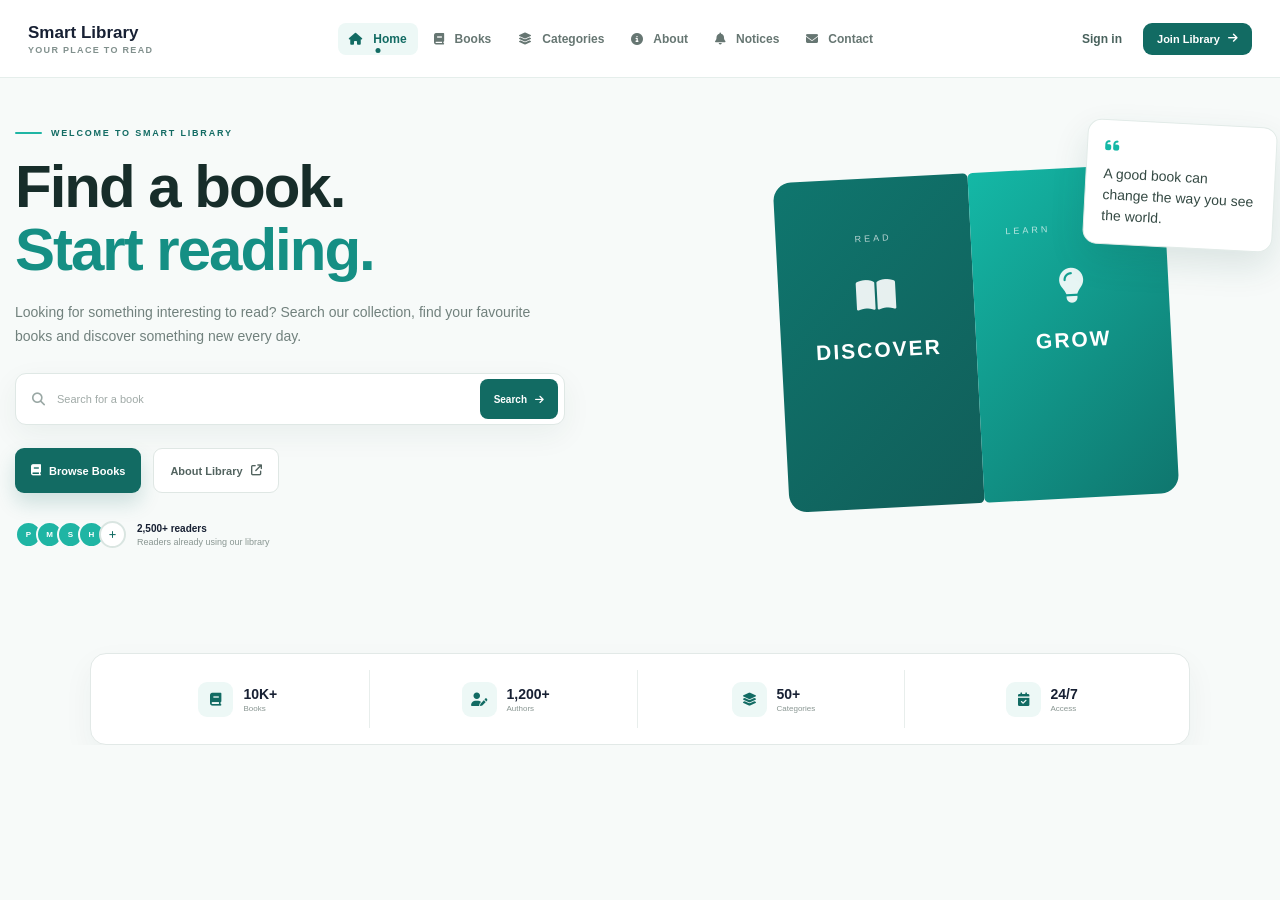
<file: index.html>
<!DOCTYPE html>
<html lang="en">

<head>
    <meta charset="UTF-8">
    <meta name="viewport" content="width=device-width, initial-scale=1.0">
    <meta name="description" content="Smart Library - Find, explore and manage books easily">
    <title>Document</title>

    <link rel="stylesheet" href="library.css">
    <link rel="stylesheet" href="https://cdnjs.cloudflare.com/ajax/libs/font-awesome/6.5.2/css/all.min.css">
</head>

<body>

    <header class="header">
        <div class="head">

            <a href="index.html" class="brand">
                <div class="brand-content">
                    <strong>Smart Library</strong>
                    <span>Your place to read</span>
                </div>
            </a>

            <nav class="main">
                <a href="index.html" class="menu current"><i class="fa-solid fa-house"></i>Home</a>
                <a href="books.html" class="menu"><i class="fa-solid fa-book"></i>Books</a>
                <a href="categories.html" class="menu"><i class="fa-solid fa-layer-group"></i>Categories</a>
                <a href="about.html" class="menu"><i class="fa-solid fa-circle-info"></i>About</a>
                <a href="notices.html" class="menu"><i class="fa-solid fa-bell"></i>Notices</a>
                <a href="contact.html" class="menu"><i class="fa-solid fa-envelope"></i>Contact</a>
            </nav>


            <div class="auth">
                <a href="login.html" class="signin">Sign in</a>

                <a href="register.html" class="join">
                    Join Library
                    <i class="fa-solid fa-arrow-right"></i>
                </a>
            </div>

            

        </div>
    </header>

    <main>

        <section class="hero">

            <div class="heros">

                <div class="text">

                    <div class="p">
                        <span></span>
                        WELCOME TO SMART LIBRARY
                    </div>

                    <h1>
                        Find a book.
                        <span>Start reading.</span>
                    </h1>

                    <p class="des">
                        Looking for something interesting to read?
                        Search our collection, find your favourite books
                        and discover something new every day.
                    </p>

                    <div class="search">
                        <i class="fa-solid fa-magnifying-glass"></i>

                        <input type="text" placeholder="Search for a book">

                        <button type="button">
                            Search
                            <i class="fa-solid fa-arrow-right"></i>
                        </button>
                    </div>

                    <div class="buttons">

                        <a href="books.html" class="btn1">
                            <i class="fa-solid fa-book"></i>
                            Browse Books
                        </a>

                        <a href="about.html" class="btn2">
                            About Library
                            <i class="fa-solid fa-arrow-up-right-from-square"></i>
                        </a>

                    </div>

                    <div class="members">

                        <div class="faces">
                            <span>P</span>
                            <span>M</span>
                            <span>S</span>
                            <span>H</span>
                            <span class="more">
                                <i class="fa-solid fa-plus"></i>
                            </span>
                        </div>

                        <div class="member-text">
                            <strong>2,500+ readers</strong>
                            <small>Readers already using our library</small>
                        </div>

                    </div>

                </div>

                <div class="area">

                    <div class="book">

                        <div class="book-left">
                            <span>READ</span>
                            <i class="fa-solid fa-book-open"></i>
                            <strong>DISCOVER</strong>
                        </div>

                        <div class="book-right">
                            <span>LEARN</span>
                            <i class="fa-solid fa-lightbulb"></i>
                            <strong>GROW</strong>
                        </div>

                    </div>

                    <div class="card">

                        <i class="fa-solid fa-quote-left"></i>

                        <p>
                            A good book can change the way
                            you see the world.
                        </p>

                    </div>

                </div>

            </div>

            <div class="numbers">

                <div class="nc">
                    <div class="ni">
                        <i class="fa-solid fa-book"></i>
                    </div>

                    <div>
                        <strong>10K+</strong>
                        <span>Books</span>
                    </div>
                </div>

                <div class="nc">
                    <div class="ni">
                        <i class="fa-solid fa-user-pen"></i>
                    </div>

                    <div>
                        <strong>1,200+</strong>
                        <span>Authors</span>
                    </div>
                </div>

                <div class="nc">
                    <div class="ni">
                        <i class="fa-solid fa-layer-group"></i>
                    </div>

                    <div>
                        <strong>50+</strong>
                        <span>Categories</span>
                    </div>
                </div>

                <div class="nc">
                    <div class="ni">
                        <i class="fa-solid fa-calendar-check"></i>
                    </div>

                    <div>
                        <strong>24/7</strong>
                        <span>Access</span>
                    </div>
                </div>

            </div>

        </section>

    </main>



</body>

</html>
</file>
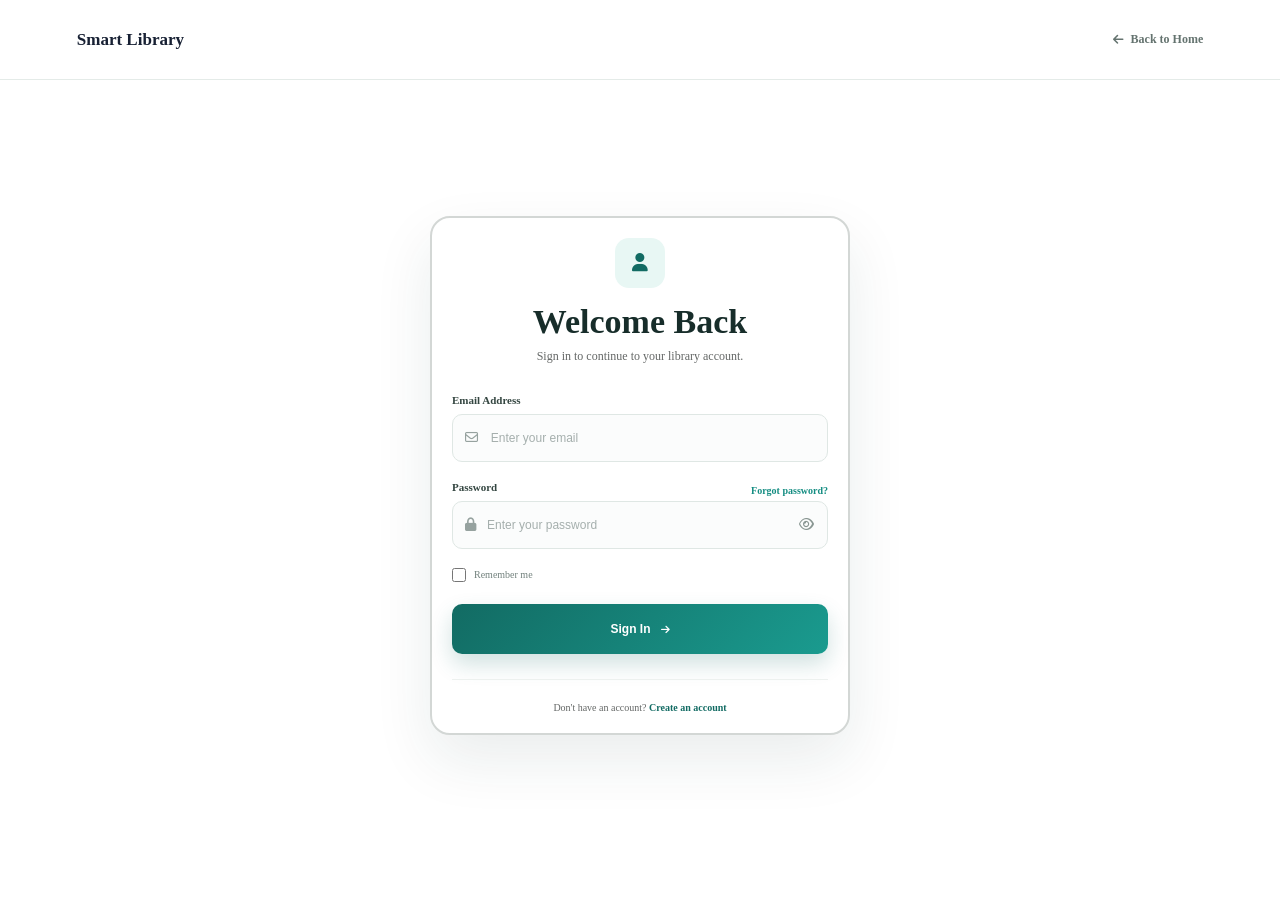
<file: login.html>
<!DOCTYPE html>
<html lang="en">
<head>
    <meta charset="UTF-8">
    <meta name="viewport" content="width=device-width, initial-scale=1.0">
    <title>Document</title>
    <link rel="stylesheet" href="https://cdnjs.cloudflare.com/ajax/libs/font-awesome/6.5.2/css/all.min.css">
    <link rel="stylesheet" href="login.css">
</head>

<body>

    <header class="login-header">
 <a href="index.html" class="logo">
     
        <div>
                <strong>Smart Library</strong>
           
         </div>
        </a>

        <a href="index.html" class="back">
            <i class="fa-solid fa-arrow-left"></i>
            Back to Home
        </a>
    </header>

    <main class="login-container">
        <div class="card">

            <div class="icon">
                <i class="fa-solid fa-user"></i>
            </div>

            <h1>Welcome Back</h1>

            <p class="description">
                Sign in to continue to your library account.
            </p>

            <form>
                <div class="fg">
                    <label for="email">Email Address</label>

                    <div class="box">
                        <i class="fa-regular fa-envelope"></i>
                        <input type="email" id="email" placeholder="Enter your email" required>
                    </div>
                </div>

                <div class="fg">
                    <div class="label">
                        <label for="password">Password</label>
                        <a href="#">Forgot password?</a>
                    </div>

                    <div class="box">
                        <i class="fa-solid fa-lock"></i>
                        <input type="password" id="password" placeholder="Enter your password" required>

                        <button type="button" id="showPassword">
                            <i class="fa-regular fa-eye"></i>
                        </button>
                    </div>
                </div>

                <label class="remember">
                    <input type="checkbox">
                    <span>Remember me</span>
                </label>

                <button type="submit" class="b">
                    Sign In
                    <i class="fa-solid fa-arrow-right"></i>
                </button>

            </form>

            <div class="register">
                Don't have an account?
                <a href="register.html">Create an account</a>
            </div>

        </div>
    </main>

    

</body>
</html>
</file>
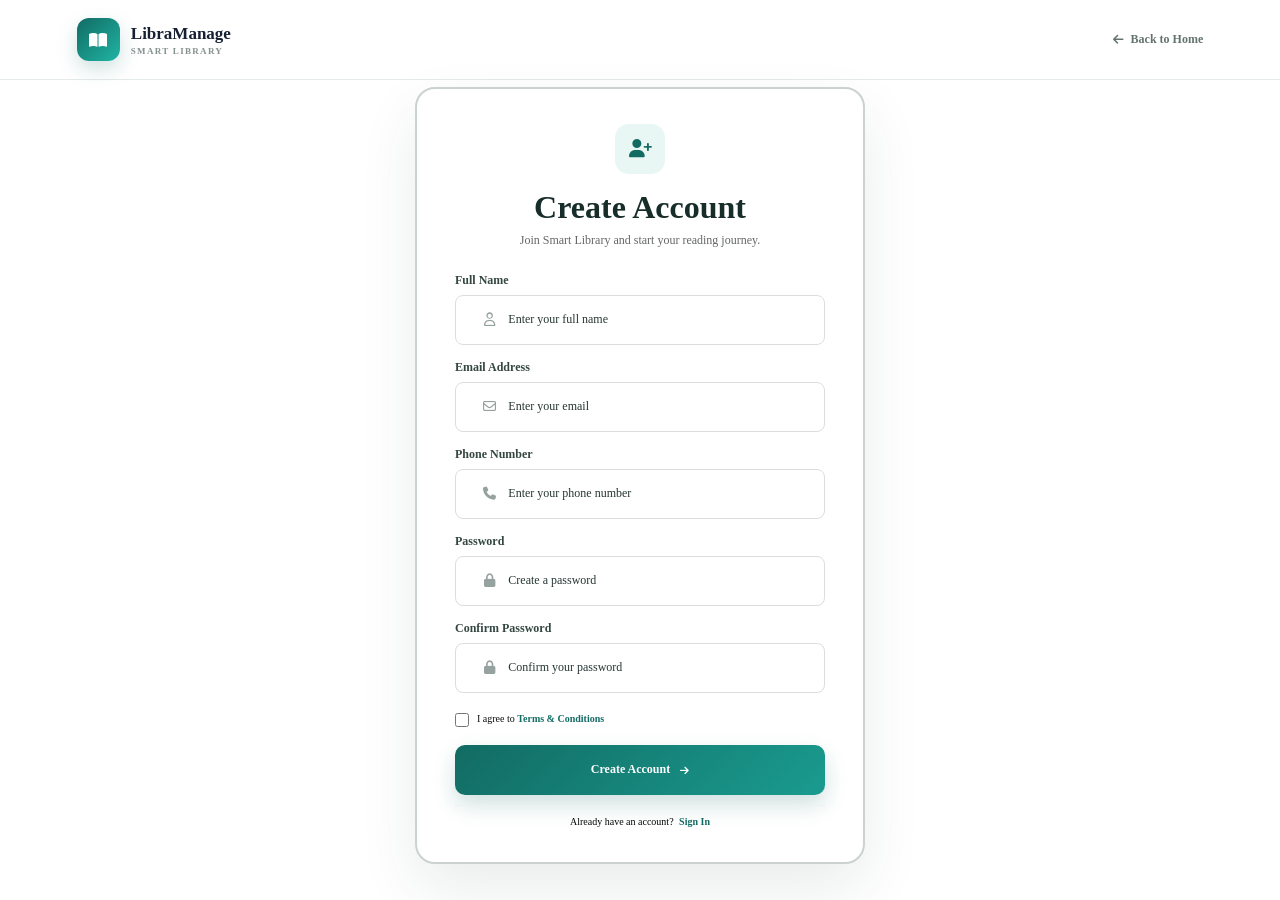
<file: register.html>
<!DOCTYPE html>
<html lang="en">

<head>
    <meta charset="UTF-8">
    <meta name="viewport" content="width=device-width, initial-scale=1.0">
    <meta name="description" content="Create your LibraManage library account">
    <title>Document</title>
    
    <link rel="stylesheet" href="https://cdnjs.cloudflare.com/ajax/libs/font-awesome/6.5.2/css/all.min.css">
    <link rel="stylesheet" href="register.css">
</head>

<body>

    <header class="register-header">
        <a href="index.html" class="logo">
            <div class="logo-icon">
                <i class="fa-solid fa-book-open"></i>
            </div>

            <div>
                <strong>LibraManage</strong>
                <span>Smart Library</span>
            </div>
        </a>

        <a href="index.html" class="back">
            <i class="fa-solid fa-arrow-left"></i>
            Back to Home
        </a>
    </header>

    <main class="register-container">
        <div class="card">

            <div class="icon">
                <i class="fa-solid fa-user-plus"></i>
            </div>

            <h1>Create Account</h1>

            <p class="description">
                Join Smart Library and start your reading journey.
            </p>

            <form action="#" method="POST">

                <div class="fg">
                    <label for="name">Full Name</label>

                    <div class="box">
                        <i class="fa-regular fa-user"></i>
                        <input type="text" id="name" name="name" placeholder="Enter your full name" autocomplete="name" required>
                    </div>
                </div>

                <div class="fg">
                    <label for="email">Email Address</label>

                    <div class="box">
                        <i class="fa-regular fa-envelope"></i>
                        <input type="email" id="email" name="email" placeholder="Enter your email" autocomplete="email" required>
                    </div>
                </div>

                <div class="fg">
                    <label for="phone">Phone Number</label>

                    <div class="box">
                        <i class="fa-solid fa-phone"></i>
                        <input type="tel" id="phone" name="phone" placeholder="Enter your phone number" autocomplete="tel" required>
                    </div>
                </div>

                <div class="fg">
                    <label for="password">Password</label>

                    <div class="box">
                        <i class="fa-solid fa-lock"></i>
                        <input type="password" id="password" name="password" placeholder="Create a password" autocomplete="new-password" required>
                    </div>
                </div>

                <div class="fg">
                    <label for="confirm-password">Confirm Password</label>

                    <div class="box">
                        <i class="fa-solid fa-lock"></i>
                        <input type="password" id="confirm-password" name="confirm_password" placeholder="Confirm your password" autocomplete="new-password" required>
                    </div>
                </div>

                <label class="terms">
                    <input type="checkbox" required>
                    <span>I agree to <a href="#">Terms & Conditions</a></span>
                </label>

                <button type="submit" class="btn">
                    Create Account
                    <i class="fa-solid fa-arrow-right"></i>
                </button>

            </form>

            <div class="login-link">
                Already have an account?
                <a href="login.html">Sign In</a>
            </div>

        </div>
    </main>

    <script>
        const password = document.getElementById("password");
        const confirmPassword = document.getElementById("confirm-password");

        document.querySelector("form").addEventListener("submit", function (e) {
            if (password.value !== confirmPassword.value) {
                e.preventDefault();
                alert("Passwords do not match!");
            }
        });
    </script>

</body>
</html>
</file>
<file: library.css>
*{
    margin:0;
    padding:0;
    box-sizing:border-box;
}

body{
    font-family:Arial,Helvetica,sans-serif;
    color:#172033;
    background:#f7faf9;
}

a{
        text-decoration:none;
}

.header{
height:78px;
position:sticky;
top:0;
backdrop-filter:blur(15px);
background:rgba(255,255,255,.94);
z-index:1000;
border-bottom:1px solid #e5eeeb;

}

.head{
    height: 100%;
    max-width: 1350px;
    margin: auto;
    padding: 0 28px;
    display: flex;
    align-items: center;
    justify-content: space-between;
    gap:20px;
}

.brand{
    display:flex;
    align-items:center;
    gap:11px;
    color:#172033;
}

.brand-content strong{
    display:block;
    font-size:17px;
}

.brand-content span{
    display:block;
     letter-spacing:1.3px;
    text-transform:uppercase;
    margin-top:2px;
    color:#81908d;
    font-size:9px;
    font-weight:700;
    
}

.main{
    display:flex;
    align-items:center;
    gap:5px;
}

.menu{
    display: flex;
    align-items: center;
    gap: 5px;
     position: relative;
    padding :9px 11px;
    color:#667672;
    font-size: 12px;
     font-weight: 600;
    border-radius: 8px;
    transition:.25s;
    display: flex;
    align-items: center;
    gap: 10px;
}

.menu:hover,
.menu.current{
    color:#126b63;
    background:#edf8f6;
}

.menu.current::after{
    content: "";
    position: absolute;
    width: 5px;
    height: 5px;
    bottom: 2px;
    background: #126b63;
    left: 50%;
    transform: translate(-50%);
    border-radius: 50%;
}


.auth{
     display: flex;
    align-items: center;
    gap:8px;
}

.signin{
    padding:10px 13px;
color:#48615c;
    font-size:12px;
    font-weight:600;
}

.signin:hover{
    color:#126b63;
}

.join{
    display: flex;
    align-items: center;
    gap:8px;
    padding:10px 14px;
    
    color: white;
    background:#126b63;
    border-radius:9px;
  font-size: 11px;
    font-weight:700;

    transition:.25s;
}

.join:hover{
    background:#0d5c55;

    transform: translateY(-2px);
}


.hero{
    /* padding:55px 20px 25px; */
    overflow: hidden;
}

.heros{
    max-width:1250px;
    margin: auto;
    display: grid;
    grid-template-columns:1fr .9fr;
    align-items: center;

    gap: 30px;
}

.text{
    max-width:620px;
}

.p{
    display: flex;
align-items: center;
        gap:9px;
    color: #126b63;
    font-size:9px;
    font-weight:800;
    letter-spacing: 1.8px;
}

.p span{
    width:27px;
    height:2px;
    background: #1fb5a4;
    border-radius:5px;
}

.hero h1{
    margin-top:17px;
    font-size:60px;
    line-height:1.05;
    letter-spacing:-2px;
    color:#172d2a;
}

.hero h1 span{
    display: block;
    color:#158f84;
}

.des{
    max-width: 520px;
    margin-top:20px;
    color: #71817d;
    font-size: 14px;
    line-height:1.7;
}

.search{
    max-width:550px;
    height:52px;
    margin-top:25px;
    display: flex;
    align-items: center;
    border: 1px solid #dfe8e5;
    border-radius:11px;
    overflow: hidden;
    background :white;
    box-shadow:0 10px 30px rgba(20,60,55,.06);
}

.search > i{
    margin-left:16px;
    color: #9aa8a5;
    font-size: 13px;
}

.search input{
    flex: 1;
    height:100%;
    padding:0 12px;
    border: none;
    outline:   none;
    color: #263633;

    font-size: 11px;


}

.search input::placeholder{
    color: #a0aaa7;
}

.search button {
    height:40px;
     margin-right:6px;
    padding: 0 14px;
    display: flex;
    align-items:center;
    gap:8px;
    border:0;
    border-radius :8px;
     color:white;
    background: #126b63;
    cursor:pointer;
    font-size:10px;
    font-weight:700;

    transition:.25s;
}

.search button:hover {
    background: #0d5c55;
}

.buttons{
    display: flex;
    align-items: center;
 gap:12px;
    margin-top:23px;
}

.btn1, .btn2 {
    height:45px;
    display: flex;

    align-items: center;
    justify-content: center;
    gap: 8px;
    padding: 0 16px;
    border-radius: 9px;
    font-size: 11px;
    font-weight: 700;

    transition: .25s;
}

.btn1{
    color: white;
    background: #126b63;
    box-shadow: 0 10px 20px rgba(18,107,99,.18);
}

.btn1:hover{
    background:#0d5c55;
    transform:  translateY(-2px);
}

.btn2{
    color:#52635f;
    border: 1px solid #dfe7e4;
    background: white;
}

.btn2:hover{
    color: #126b63;
    border-color: #9ed1ca;
}

.members{
    display: flex;
    align-items: center;
    gap:11px;
    margin-top:28px;
}

.faces{
    display: flex;
}

.faces span{
    width: 27px;
    height :27px;
    margin-left:-6px;
    display:  grid;
    place-items: center;
    border:2px solid #f7faf9;
    border-radius:50%;
    color: white;
    background:  #1fb5a4;
    font-size:8px;
    font-weight: 700;
}

.faces span:first-child{
    margin-left:0;
}


.faces .more{
 color: #126b63;

    background: white;
    border-color: #d9e5e1;
}

.member-text{
    display:flex;
flex-direction: column;
    gap:3px;

}

.member-text strong{
    font-size:10px;
}

.member-text small{
    color: #899692;
    font-size:9px;
}

.area{
    position:  relative;
    min-height:520px;
    display: flex;
    align-items: center;
    justify-content: center;
}

.book{
    position:  relative;
    width:390px;
    height:330px;
    display: flex;
    transform: rotate(-3deg);
    transition:.4s ease;
}

.book:hover{
    transform: rotate(0) translateY(-8px);
}

.book-left, .book-right{
width:50%;
    height:100%;
    display: flex;
    align-items: center;
    flex-direction: column;
    padding-top:55px;
    color: white;
}

.book-left{
    border-radius:18px 5px 5px 18px;
    background:linear-gradient(135deg,#0f766e,#115e59);
   
   
}

.book-right{
    border-radius: 5px 18px 18px 5px;
    background: linear-gradient(135deg,#14b8a6,#0f766e);
}

.book-left span, .book-right span{
    font-size: 9px;
    letter-spacing: 3px;
    opacity: .7;
}

.book-right span{
    margin-left: -80px;
}

.book-left i, .book-right i{
    margin-top: 35px;
    font-size: 35px;
    opacity: .9;
}

.book-left strong, .book-right strong{
    margin-top:25px;
    font-size: 21px;
    letter-spacing: 2px;
}



.card{
    position: absolute;
    right:-10px;
    top: 45px;
    width: 190px;
    padding : 17px;

    background: white;
    border:1px solid #e2ebe8;
    border-radius:14px;
    box-shadow : 0 15px 35px rgba(15,70,65,.12);
    transform: rotate(3deg);

    transition:.3s ease;


}

.card:hover{
    transform: rotate(0) translateY(-4px);
}

.card > i{
    color: #14b8a6;
    font-size:16px;
}

.card p{
    margin-top: 8px;
      line-height:1.5;
    color:#344943;

    font-size: 14px;
  
}

.numbers{
    max-width:1100px;
    margin:55px auto 0;
     background: white;
    border:1px solid #e2e9e7;
    padding:16px;
    display: grid;

    grid-template-columns: repeat(4,1fr);
    gap:5px;
   
    border-radius: 16px;

    box-shadow:0 12px 30px rgba(20,60,55,.05);
}

.nc{
    min-height:58px;
    display: flex;
     gap:10px;
    align-items: center;
    justify-content: center;
    
    border-right:1px solid #e8eeec;
}

.nc:last-child{
    border-right:0;
}

.ni{
    width:35px;
    height:35px;
    display: grid;
    place-items: center;
    color: #126b63;
    background: #edf8f6;
    border-radius:9px;
    font-size: 13px;
}

.nc div:last-child{
    display: flex;
    flex-direction: column;
    gap:2px;
}

.nc strong{
    font-size:14px;
}

.nc span{
    color:#899692;
    font-size:8px;
}
</file>
<file: login.css>
* {
    margin: 0;
    padding: 0;
    box-sizing: border-box;
}

body {
    min-height: 100vh;
    color: #172033;
}

a {
    text-decoration: none;
}

.login-header {
    height: 80px;
    padding: 0 6%;
    display: flex;
    align-items: center;
    justify-content: space-between;
    background: rgba(255, 255, 255, 0.85);
    border-bottom: 1px solid #e4ebe8;
}

.logo {
    display: flex;
    justify-content: center;
    align-items: center;
    gap: 11px;
    color: #172033;
}

.logo-icon {
    width: 43px;
    height: 43px;
    display: flex;
    align-items: center;
    justify-content: center;
    color: white;
    background: linear-gradient(135deg, #126b63, #1fb5a4);
    border-radius: 12px;
    box-shadow: 0 8px 20px rgba(18, 107, 99, 0.20);
}

.logo strong {
    display: block;
    font-size: 17px;
}

.logo span {
    display: block;
    margin-top: 2px;
    color: #84918e;
    font-size: 9px;
    font-weight: 700;
    letter-spacing: 1.3px;
    text-transform: uppercase;
}

.back {
     display: flex;
    align-items: center;
    gap: 7px;
    color: #64736f;
    font-size: 12px;
    font-weight: 600;
}

.back:hover {
    color: #126b63;
}

.login-container {
      min-height: calc(100vh - 80px);
    display: flex;
    align-items: center;
    justify-content: center;
    padding: 0 10px;
    position: relative;
    top: -15px;
}

.card {
    width: 100%;
    max-width: 420px;
    padding: 20px;
    background: white;
    border: 2px solid #d3d7d5;
    border-radius: 20px;
    box-shadow: 0 25px 60px rgba(20, 60, 55, 0.09);
    
}

.icon {
    width: 50px;
    height: 50px;
    margin: 0 auto 15px;
    display: flex;
    align-items: center;
    justify-content: center;
    color: #126b63;
    background: #e8f7f4;
    border-radius: 14px;
    font-size: 18px;
}

.card h1 {
    text-align: center;
    font-size: 34px;
    color: #172d2a;
}

.description {
    margin-top: 8px;
    margin-bottom: 30px;
    text-align: center;
    color: #646766;
    font-size: 12px;
}

.fg {
    margin-bottom: 19px;
}

.fg label {
    display: block;
    margin-bottom: 8px;
    color: #344641;
    font-size: 11px;
    font-weight: 700;
}

.label {
    display: flex;
    align-items: center;
    justify-content: space-between;
}

.label label {
    margin-bottom: 8px;
}

.label a {
    color: #148d82;
    font-size: 10px;
    font-weight: 600;
}

.box {
    height: 48px;
    display: flex;
    align-items: center;
    border: 1px solid #dfe7e4;
    border-radius: 10px;
    background: #fbfcfc;
    transition: 0.3s ease;
}

.box:focus-within {
    border-color: #63b9b0;
    background: white;
    box-shadow: 0 0 0 3px rgba(31, 181, 164, 0.08);
}

.box > i {
    width: 42px;
    text-align: center;
    color: #96a29f;
    font-size: 13px;
}

.box input {
    width: 100%;
    height: 100%;
    border: none;
    outline: none;
    background: transparent;
    color: #263633;
    font-size: 12px;
}

.box input::placeholder {
    color: #a5afad;
}

#showPassword {
    width: 40px;
    height: 40px;
    margin-right: 4px;
    border: none;
    background: transparent;
    color: #899692;
    cursor: pointer;
}

#showPassword:hover {
    color: #126b63;
}

.remember {
    display: flex;
    align-items: center;
    gap: 8px;
    margin-bottom: 22px;
    color: #71807c;
    font-size: 10px;
    cursor: pointer;
}

.remember input {
    accent-color: #126b63;
    width: 14px;
    height: 14px;
}

.b {
    width: 100%;
    height: 50px;
    border: none;
    border-radius: 10px;
    display: flex;
    align-items: center;
    justify-content: center;
    gap: 10px;
    color: white;
    background: linear-gradient(135deg, #126b63, #1a9b8f);
    font-size: 12px;
    font-weight: 700;
    cursor: pointer;
    box-shadow: 0 10px 22px rgba(18, 107, 99, 0.20);
    transition: 0.3s ease;
}

.b:hover {
    transform: translateY(-2px);
    box-shadow: 0 14px 28px rgba(18, 107, 99, 0.27);
}

.b i {
    font-size: 10px;
    transition: 0.3s ease;
}

.b:hover i {
    transform: translateX(4px);
}

.register {
    margin-top: 25px;
    padding-top: 22px;
    border-top: 1px solid #edf1ef;
    text-align: center;
    color: #646766;
    font-size: 10px;
}

.register a {
    color: #126b63;
    font-weight: 700;
}

.register a:hover {
    text-decoration: underline;
}
</file>
<file: register.css>
* {
    margin: 0;
    padding: 0;
    box-sizing: border-box;
}

body {
    
    min-height: 100vh;

  }

a {
    text-decoration: none;
}

button,
input {
    font-family: inherit;
}

.register-header{
    height: 80px;
    padding: 0 6%;
    display: flex;
    align-items: center;
    justify-content: space-between;
    background: rgba(255, 255, 255, 0.85);
    border-bottom: 1px solid #e4ebe8;
}


.logo {
    display: flex;
    align-items: center;
    gap: 11px;
    color: #172033;
}

.logo-icon {
    width: 43px;
    height: 43px;
    display: flex;
    align-items: center;
    justify-content: center;
    color: white;
    background: linear-gradient(135deg, #126b63, #1fb5a4);
    border-radius: 12px;
    box-shadow: 0 8px 20px rgba(18, 107, 99, 0.20);
}

.logo strong {
    display: block;
    font-size: 17px;
}

.logo span {
    display: block;
    margin-top: 2px;
    color: #84918e;
    font-size: 9px;
    font-weight: 700;
    letter-spacing: 1.3px;
    text-transform: uppercase;
}

.back {
    display: flex;
    align-items: center;
    gap: 7px;
    color: #64736f;
    font-size: 12px;
    font-weight: 600;
    text-decoration: none;
}

.back:hover {
    color: #126b63;
}

.register-container {
    min-height: calc(100vh - 80px);
    display: flex;
    align-items: center;
    justify-content: center;
    padding: 0 10px;
    position: relative;
    top: -15px;

  

}

.card {
    width: 100%;
    max-width: 450px;
    padding: 35px 38px;
    background: white;
    border: 2px solid #ccd2d0;
    border-radius: 20px;
    box-shadow: 0 25px 60px rgba(20, 60, 55, 0.09);
  
}

.icon {
    width: 50px;
    height: 50px;
    margin: 0 auto 15px;
    display: flex;
    align-items: center;
    justify-content: center;
    color: #126b63;
    background: #e8f7f4;
    border-radius: 14px;
    font-size: 18px;

}

.card h1 {
    font-family: "Playfair Display", serif;
    text-align: center;
    font-size: 32px;
    color: #172d2a;
}

.description {
    margin-top: 7px;
    margin-bottom: 25px;
    text-align: center;
    color: #646766;
    font-size: 12px;
}

.fg {
    margin-bottom: 15px;
}

.fg label {
    display: block;
    margin-bottom: 7px;
    color: #344641;
    font-size: 12px;
    font-weight: 700;
}


 .box {
    display: flex;
    align-items: center;
    width: 100%;
    height: 50px;
    border: 1px solid #ddd;
    border-radius: 8px;
    padding: 0 15px;
    box-sizing: border-box;
}



.box select {
      width: 100%;
    height: 100%;
    border: none;
    outline: none;
    background: transparent;
    color: #263633;
    font-size: 12px;
     font-family: "Playfair Display", serif;
} 

.box:focus-within {
    border-color: #63b9b0;
    background: white;
    box-shadow: 0 0 0 3px rgba(31, 181, 164, 0.08);
}

.box > i {
    width: 42px;
    text-align: center;
    color: #96a29f;
    font-size: 13px;
}

.box input {
    width: 100%;
    height: 100%;
    border: none;
    outline: none;
    background: transparent;
    color: #263633;
    font-size: 12px;
}

.box input::placeholder {
    color: #263633;
}

.terms {
    display: flex;
    align-items: flex-start;
    gap: 8px;
    margin: 18px 0;
    color: #0b0b0b;
    font-size: 10px;
    line-height: 1.5;
    cursor: pointer;
}

.terms input {
    margin-top: 2px;
    width: 14px;
    height: 14px;
    accent-color: #126b63;
}

.terms a {
    color: #126b63;
    font-weight: 700;
}

.btn {
    width: 100%;
    height: 50px;
    border: none;
    border-radius: 10px;
    display: flex;
    align-items: center;
    justify-content: center;
    gap: 10px;
    color: white;
    background: linear-gradient(135deg, #126b63, #1a9b8f);
    font-size: 12px;
    font-weight: 700;
    cursor: pointer;
    box-shadow: 0 10px 22px rgba(18, 107, 99, 0.20);
    transition: 0.3s ease;
}

.btn:hover {
    transform: translateY(-2px);
    box-shadow: 0 14px 28px rgba(18, 107, 99, 0.27);
}

.btn i {
    font-size: 10px;
    transition: 0.3s ease;
}

.btn:hover i {
    transform: translateX(4px);
}

.login-link {
    margin-top: 10px;
    padding-top: 10px;
    border-top: 1px solid #edf1ef;
    text-align: center;
    color: #060505;
    font-size: 10px;
}

.login-link a {
    margin-left: 3px;
    color: #126b63;
    font-weight: 700;
}

.login-link a:hover {
    text-decoration: underline;
}
p{
    text-align: center;
    font-size: 12px;
    color: #344641;
}
.notice{
    border: 1px solid #059489;
    border-radius: 10px;
    padding: 10px;
    margin-top: 20px;
  
}
.notice p{
    font-size: 12px;
    text-align: center;
  color:  #c70e0e;
}
.notice i{
    color: #c70e0e;
    margin-right: 5px;
}
</file>
